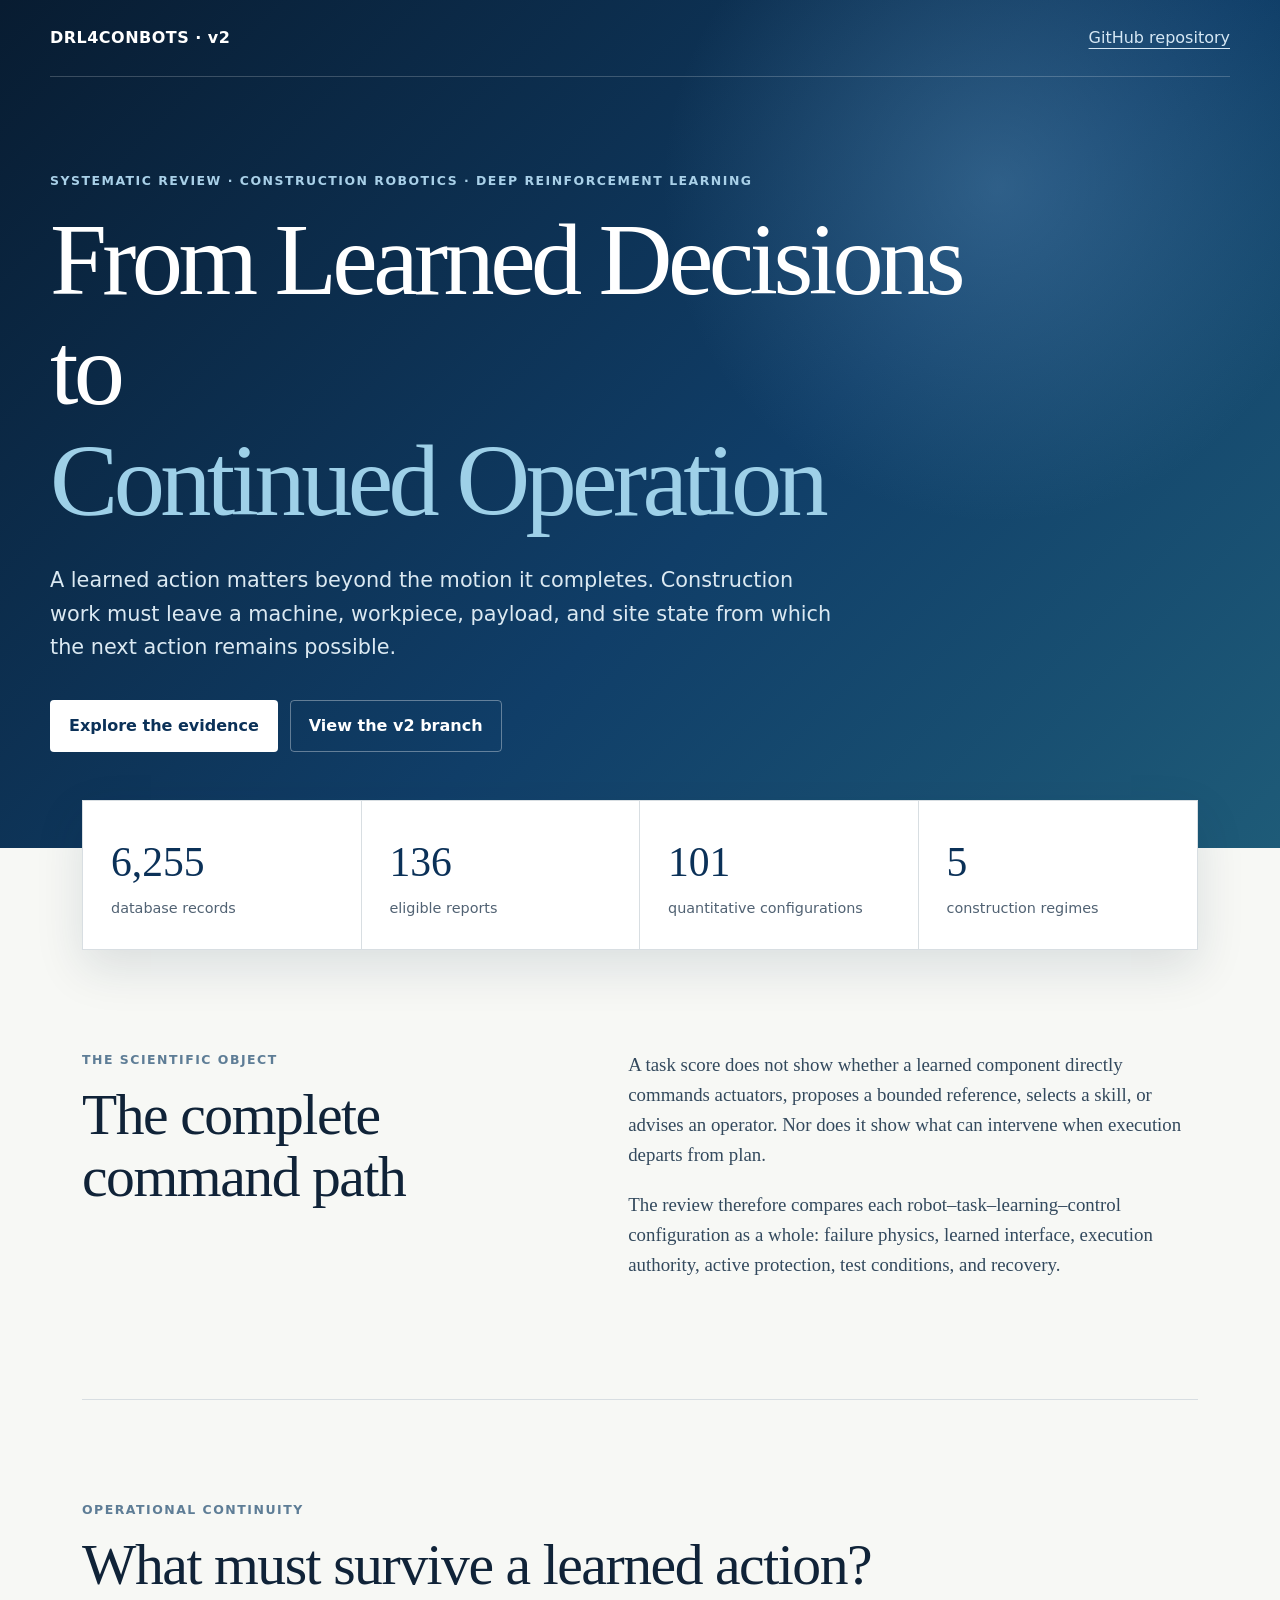
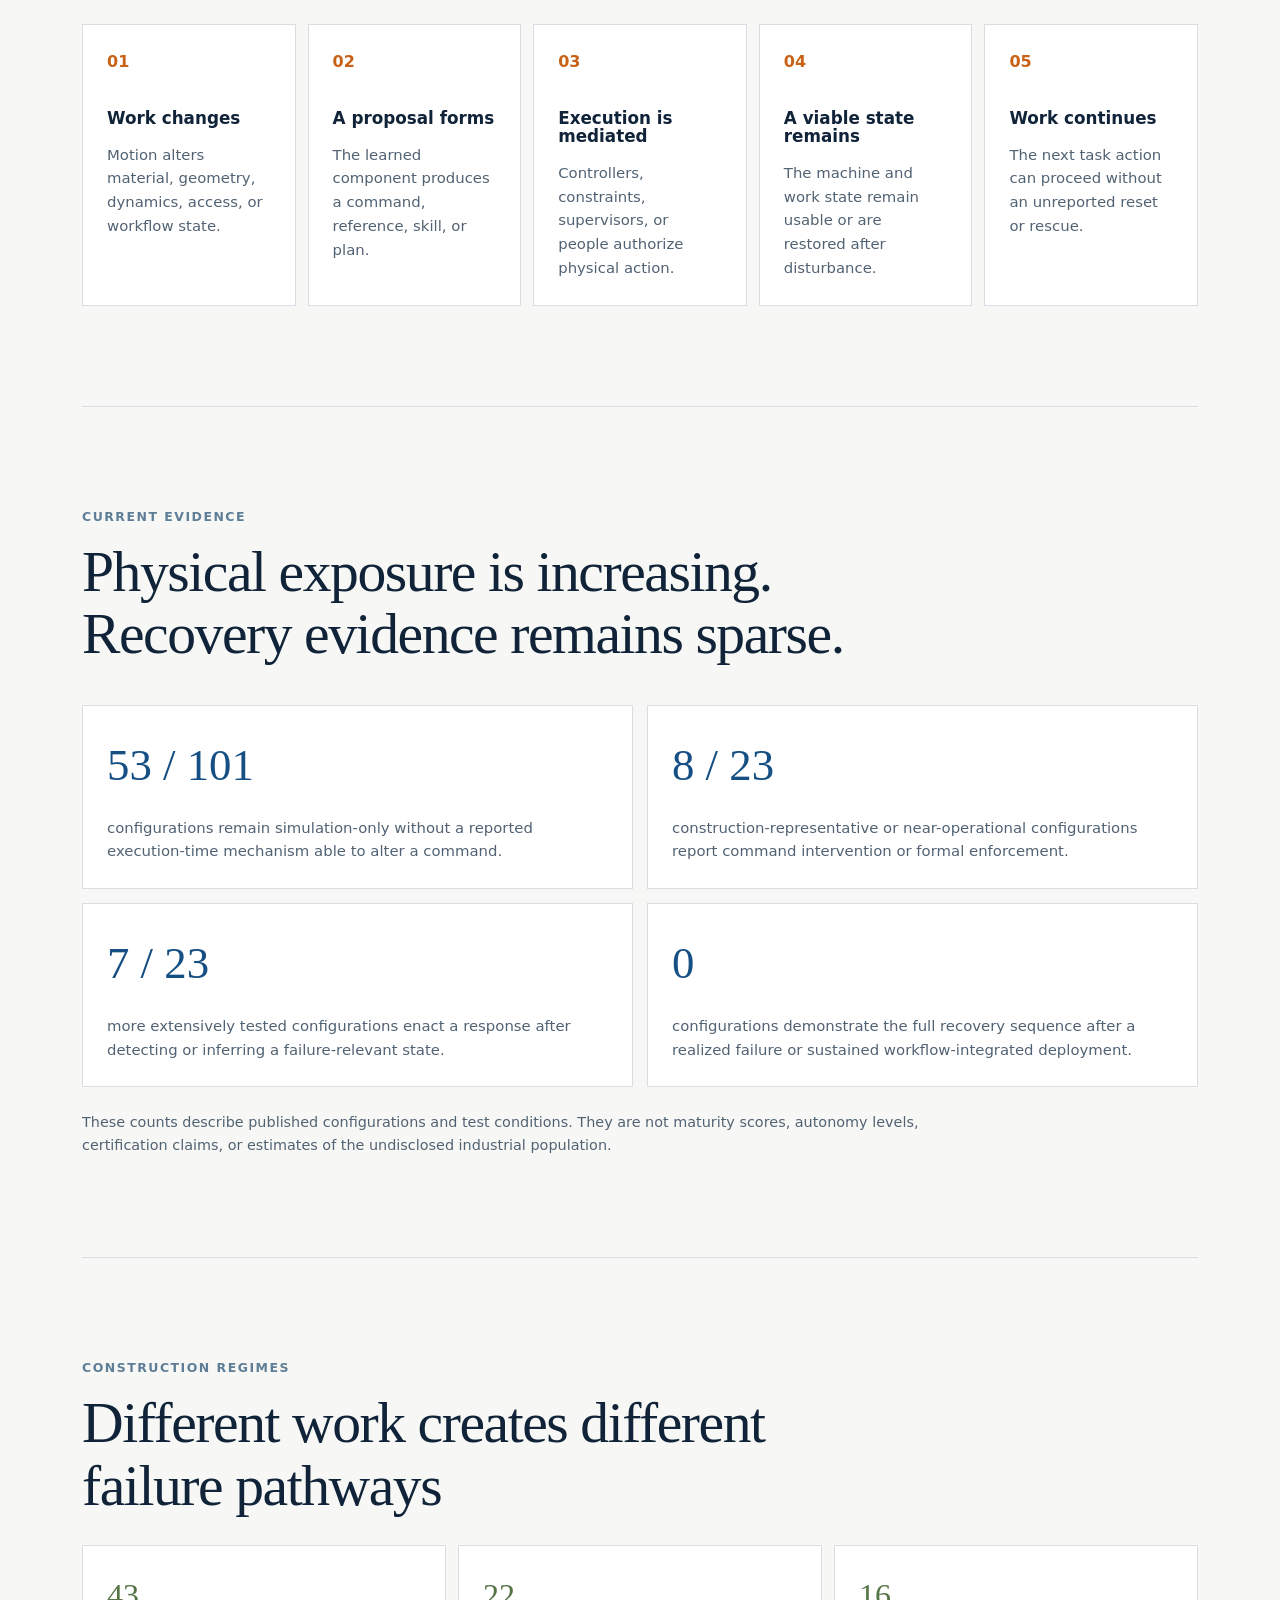
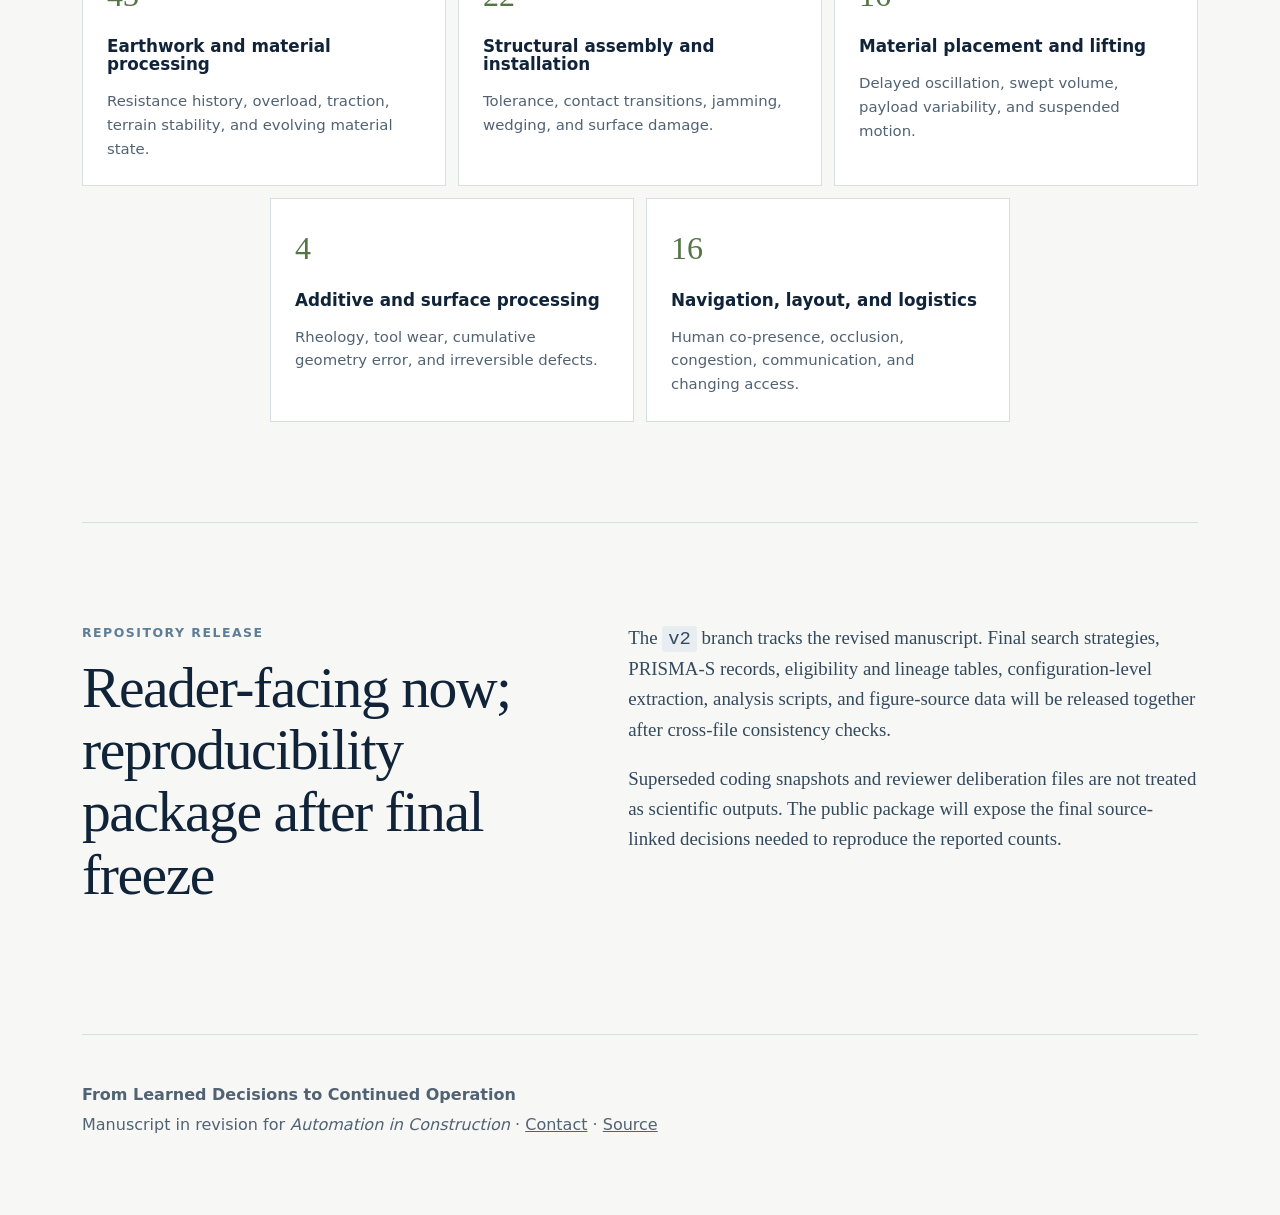
<file: docs/index.html>
<!doctype html>
<html lang="en">
<head>
  <meta charset="utf-8">
  <meta name="viewport" content="width=device-width, initial-scale=1">
  <meta name="description" content="Companion page for a systematic review of deep reinforcement learning in construction robotics.">
  <title>From Learned Decisions to Continued Operation</title>
  <link rel="stylesheet" href="styles.css">
</head>
<body>
  <header class="hero">
    <nav>
      <a class="brand" href="https://github.com/ZekaiJ/DRL4CONBOTS/tree/v2">DRL4CONBOTS · v2</a>
      <a class="nav-link" href="https://github.com/ZekaiJ/DRL4CONBOTS/tree/v2">GitHub repository</a>
    </nav>
    <div class="hero-copy">
      <p class="eyebrow">Systematic review · construction robotics · deep reinforcement learning</p>
      <h1>From Learned Decisions to<br><span>Continued Operation</span></h1>
      <p class="lead">A learned action matters beyond the motion it completes. Construction work must leave a machine, workpiece, payload, and site state from which the next action remains possible.</p>
      <div class="actions">
        <a class="button primary" href="#evidence">Explore the evidence</a>
        <a class="button secondary" href="https://github.com/ZekaiJ/DRL4CONBOTS/tree/v2">View the v2 branch</a>
      </div>
    </div>
  </header>

  <main>
    <section class="metrics" aria-label="Review counts">
      <article><strong>6,255</strong><span>database records</span></article>
      <article><strong>136</strong><span>eligible reports</span></article>
      <article><strong>101</strong><span>quantitative configurations</span></article>
      <article><strong>5</strong><span>construction regimes</span></article>
    </section>

    <section class="section split" id="question">
      <div>
        <p class="eyebrow">The scientific object</p>
        <h2>The complete command path</h2>
      </div>
      <div class="prose">
        <p>A task score does not show whether a learned component directly commands actuators, proposes a bounded reference, selects a skill, or advises an operator. Nor does it show what can intervene when execution departs from plan.</p>
        <p>The review therefore compares each robot–task–learning–control configuration as a whole: failure physics, learned interface, execution authority, active protection, test conditions, and recovery.</p>
      </div>
    </section>

    <section class="section pathway" aria-labelledby="path-title">
      <p class="eyebrow">Operational continuity</p>
      <h2 id="path-title">What must survive a learned action?</h2>
      <div class="steps">
        <article><span>01</span><h3>Work changes</h3><p>Motion alters material, geometry, dynamics, access, or workflow state.</p></article>
        <article><span>02</span><h3>A proposal forms</h3><p>The learned component produces a command, reference, skill, or plan.</p></article>
        <article><span>03</span><h3>Execution is mediated</h3><p>Controllers, constraints, supervisors, or people authorize physical action.</p></article>
        <article><span>04</span><h3>A viable state remains</h3><p>The machine and work state remain usable or are restored after disturbance.</p></article>
        <article><span>05</span><h3>Work continues</h3><p>The next task action can proceed without an unreported reset or rescue.</p></article>
      </div>
    </section>

    <section class="section" id="evidence">
      <p class="eyebrow">Current evidence</p>
      <h2>Physical exposure is increasing. Recovery evidence remains sparse.</h2>
      <div class="findings">
        <article>
          <strong>53 / 101</strong>
          <p>configurations remain simulation-only without a reported execution-time mechanism able to alter a command.</p>
        </article>
        <article>
          <strong>8 / 23</strong>
          <p>construction-representative or near-operational configurations report command intervention or formal enforcement.</p>
        </article>
        <article>
          <strong>7 / 23</strong>
          <p>more extensively tested configurations enact a response after detecting or inferring a failure-relevant state.</p>
        </article>
        <article>
          <strong>0</strong>
          <p>configurations demonstrate the full recovery sequence after a realized failure or sustained workflow-integrated deployment.</p>
        </article>
      </div>
      <p class="boundary">These counts describe published configurations and test conditions. They are not maturity scores, autonomy levels, certification claims, or estimates of the undisclosed industrial population.</p>
    </section>

    <section class="section">
      <p class="eyebrow">Construction regimes</p>
      <h2>Different work creates different failure pathways</h2>
      <div class="regimes">
        <article><strong>43</strong><h3>Earthwork and material processing</h3><p>Resistance history, overload, traction, terrain stability, and evolving material state.</p></article>
        <article><strong>22</strong><h3>Structural assembly and installation</h3><p>Tolerance, contact transitions, jamming, wedging, and surface damage.</p></article>
        <article><strong>16</strong><h3>Material placement and lifting</h3><p>Delayed oscillation, swept volume, payload variability, and suspended motion.</p></article>
        <article><strong>4</strong><h3>Additive and surface processing</h3><p>Rheology, tool wear, cumulative geometry error, and irreversible defects.</p></article>
        <article><strong>16</strong><h3>Navigation, layout, and logistics</h3><p>Human co-presence, occlusion, congestion, communication, and changing access.</p></article>
      </div>
    </section>

    <section class="section release">
      <div>
        <p class="eyebrow">Repository release</p>
        <h2>Reader-facing now; reproducibility package after final freeze</h2>
      </div>
      <div class="prose">
        <p>The <code>v2</code> branch tracks the revised manuscript. Final search strategies, PRISMA-S records, eligibility and lineage tables, configuration-level extraction, analysis scripts, and figure-source data will be released together after cross-file consistency checks.</p>
        <p>Superseded coding snapshots and reviewer deliberation files are not treated as scientific outputs. The public package will expose the final source-linked decisions needed to reproduce the reported counts.</p>
      </div>
    </section>
  </main>

  <footer>
    <p><strong>From Learned Decisions to Continued Operation</strong></p>
    <p>Manuscript in revision for <em>Automation in Construction</em> · <a href="mailto:zekai.jin@mail.mcgill.ca">Contact</a> · <a href="https://github.com/ZekaiJ/DRL4CONBOTS/tree/v2">Source</a></p>
  </footer>
</body>
</html>
</file>
<file: docs/styles.css>
:root {
  --ink: #102338;
  --muted: #516273;
  --paper: #f7f8f5;
  --white: #ffffff;
  --blue: #164f83;
  --blue-dark: #0b3158;
  --green: #557547;
  --orange: #c86216;
  --line: #d8dee2;
  --max: 1180px;
}

* { box-sizing: border-box; }

html { scroll-behavior: smooth; }

body {
  margin: 0;
  background: var(--paper);
  color: var(--ink);
  font-family: Inter, ui-sans-serif, system-ui, -apple-system, BlinkMacSystemFont, "Segoe UI", sans-serif;
  line-height: 1.6;
}

a { color: inherit; }

.hero {
  min-height: 680px;
  color: var(--white);
  background:
    radial-gradient(circle at 78% 22%, rgba(90, 143, 184, .42), transparent 28%),
    linear-gradient(135deg, #081c31 0%, #103e68 58%, #1e5b78 100%);
  padding: 0 32px 96px;
}

nav {
  max-width: var(--max);
  margin: 0 auto;
  padding: 25px 0;
  display: flex;
  justify-content: space-between;
  border-bottom: 1px solid rgba(255, 255, 255, .2);
}

.brand { font-weight: 750; text-decoration: none; letter-spacing: .03em; }
.nav-link { color: #d6e8f5; text-underline-offset: 5px; }

.hero-copy {
  max-width: var(--max);
  margin: 0 auto;
  padding-top: 94px;
}

.eyebrow {
  margin: 0 0 14px;
  color: #5e7d96;
  font-size: .78rem;
  font-weight: 800;
  letter-spacing: .12em;
  text-transform: uppercase;
}

.hero .eyebrow { color: #a9d0e8; }

h1, h2, h3 { margin-top: 0; line-height: 1.08; }
h1 { max-width: 940px; margin-bottom: 28px; font-family: Georgia, "Times New Roman", serif; font-size: clamp(3.5rem, 8vw, 7rem); font-weight: 500; letter-spacing: -.045em; }
h1 span { color: #9ed0e8; }
h2 { max-width: 800px; margin-bottom: 28px; font-family: Georgia, "Times New Roman", serif; font-size: clamp(2.1rem, 4.5vw, 4rem); font-weight: 500; letter-spacing: -.025em; }
h3 { font-size: 1.05rem; }

.lead { max-width: 790px; color: #dbe9f2; font-size: 1.3rem; }
.actions { display: flex; flex-wrap: wrap; gap: 12px; margin-top: 36px; }
.button { padding: 12px 18px; border: 1px solid rgba(255,255,255,.35); border-radius: 4px; text-decoration: none; font-weight: 750; }
.button.primary { background: var(--white); color: var(--blue-dark); }
.button.secondary { color: var(--white); }

main { max-width: var(--max); margin: 0 auto; padding: 0 32px; }

.metrics {
  margin-top: -48px;
  display: grid;
  grid-template-columns: repeat(4, 1fr);
  background: var(--white);
  border: 1px solid var(--line);
  box-shadow: 0 18px 45px rgba(13, 42, 65, .12);
}

.metrics article { padding: 28px; border-right: 1px solid var(--line); }
.metrics article:last-child { border-right: 0; }
.metrics strong { display: block; color: var(--blue-dark); font-family: Georgia, serif; font-size: 2.6rem; font-weight: 500; }
.metrics span { color: var(--muted); font-size: .9rem; }

.section { padding: 100px 0; border-bottom: 1px solid var(--line); }
.split, .release { display: grid; grid-template-columns: .9fr 1.1fr; gap: 80px; }
.prose { color: #33495d; font-family: Georgia, "Times New Roman", serif; font-size: 1.18rem; }
.prose p:first-child { margin-top: 0; }

.steps, .regimes { display: grid; gap: 12px; }
.steps { grid-template-columns: repeat(5, 1fr); }
.steps article, .regimes article, .findings article { background: var(--white); border: 1px solid var(--line); padding: 24px; }
.steps span { display: block; margin-bottom: 34px; color: var(--orange); font-weight: 850; }
.steps p, .regimes p, .findings p { margin-bottom: 0; color: var(--muted); font-size: .93rem; }

.findings { display: grid; grid-template-columns: repeat(2, 1fr); gap: 14px; margin-top: 40px; }
.findings strong { display: block; color: var(--blue); font-family: Georgia, serif; font-size: 2.8rem; font-weight: 500; }
.boundary { max-width: 900px; margin: 24px 0 0; color: var(--muted); font-size: .9rem; }

.regimes { grid-template-columns: repeat(6, 1fr); }
.regimes article { grid-column: span 2; }
.regimes article:nth-child(4) { grid-column: 2 / span 2; }
.regimes strong { color: var(--green); font-family: Georgia, serif; font-size: 2rem; font-weight: 500; }
.regimes h3 { margin-top: 16px; }

code { background: #e7edf0; padding: 2px 6px; border-radius: 3px; }

footer {
  max-width: var(--max);
  margin: 0 auto;
  padding: 42px 32px 72px;
  color: var(--muted);
}

footer p { margin: 5px 0; }

@media (max-width: 900px) {
  .hero { min-height: 620px; }
  .metrics { grid-template-columns: repeat(2, 1fr); }
  .metrics article:nth-child(2) { border-right: 0; }
  .metrics article:nth-child(-n+2) { border-bottom: 1px solid var(--line); }
  .split, .release { grid-template-columns: 1fr; gap: 18px; }
  .steps { grid-template-columns: 1fr 1fr; }
  .regimes { grid-template-columns: 1fr 1fr; }
  .regimes article, .regimes article:nth-child(4) { grid-column: auto; }
}

@media (max-width: 560px) {
  .hero, main { padding-left: 20px; padding-right: 20px; }
  nav { font-size: .82rem; }
  h1 { font-size: 3.2rem; }
  .metrics, .steps, .findings, .regimes { grid-template-columns: 1fr; }
  .metrics article { border-right: 0; border-bottom: 1px solid var(--line); }
  .metrics article:last-child { border-bottom: 0; }
  .section { padding: 72px 0; }
}
</file>
